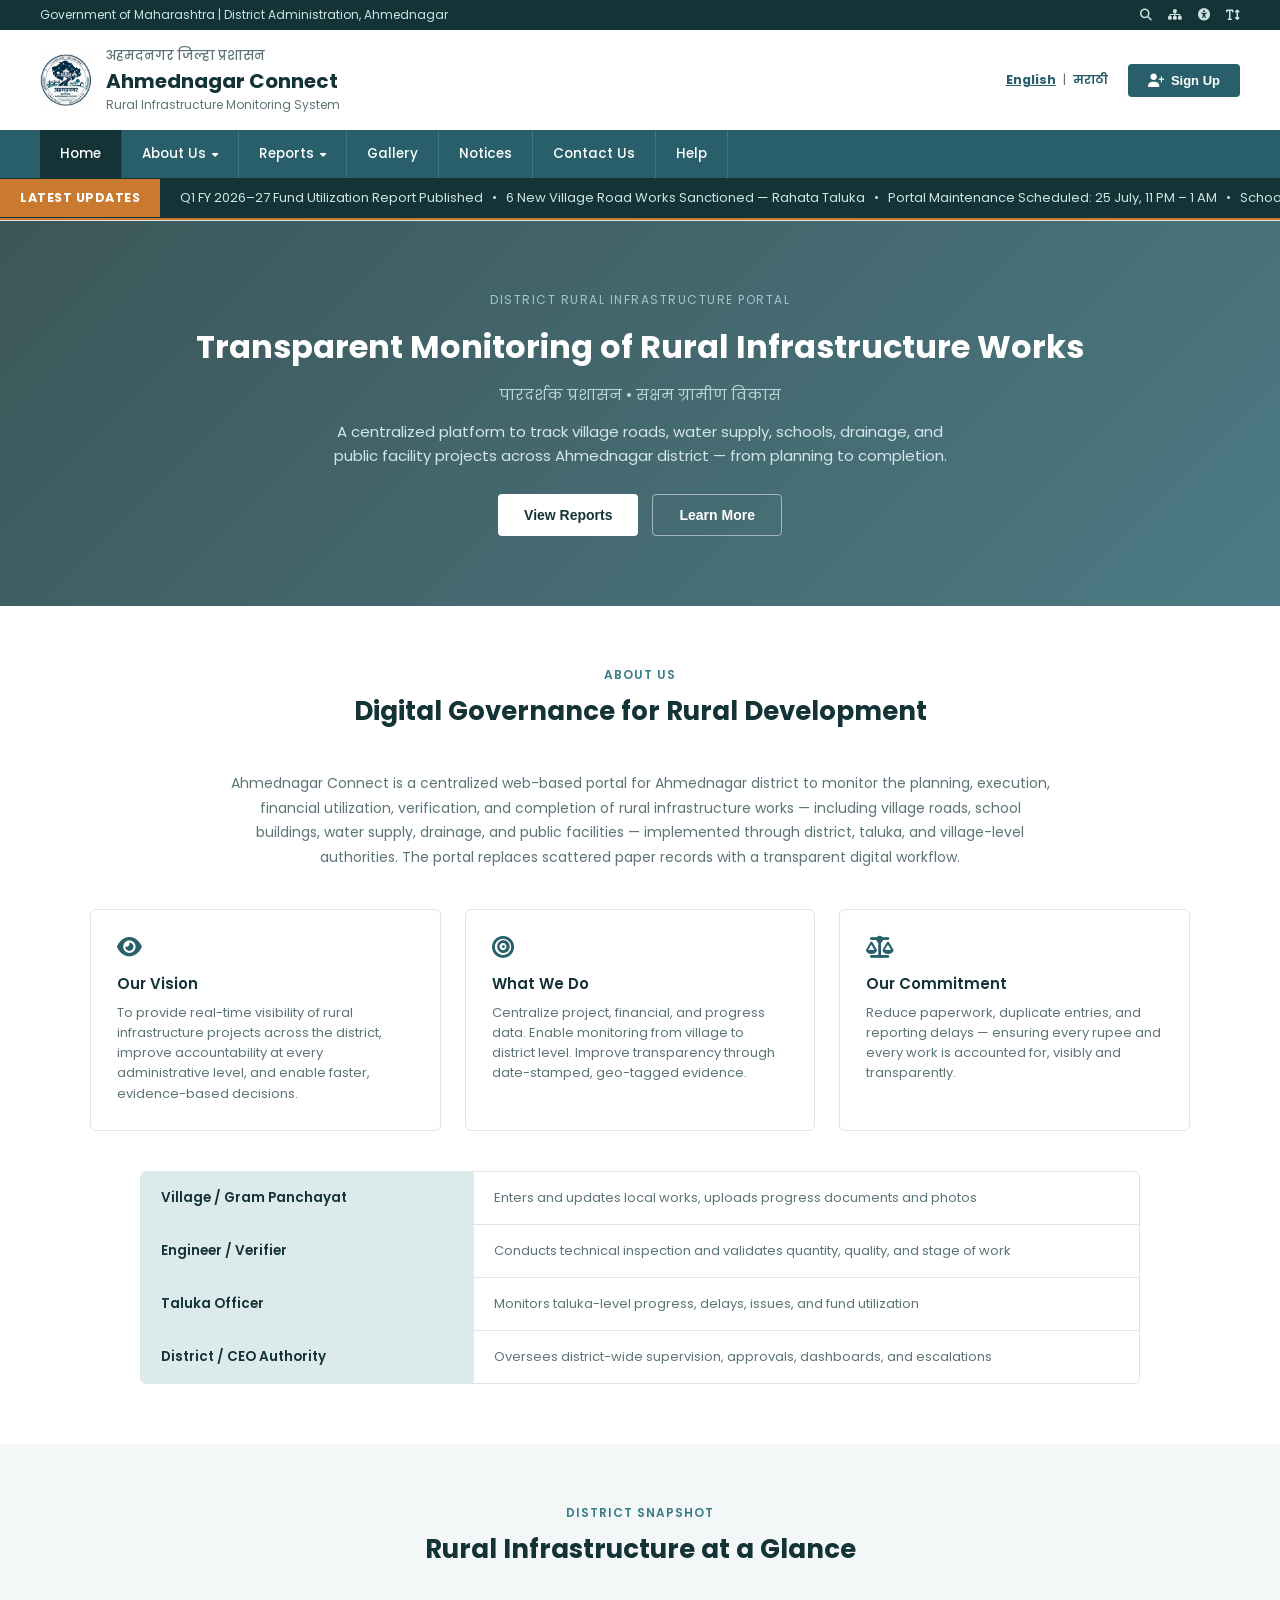
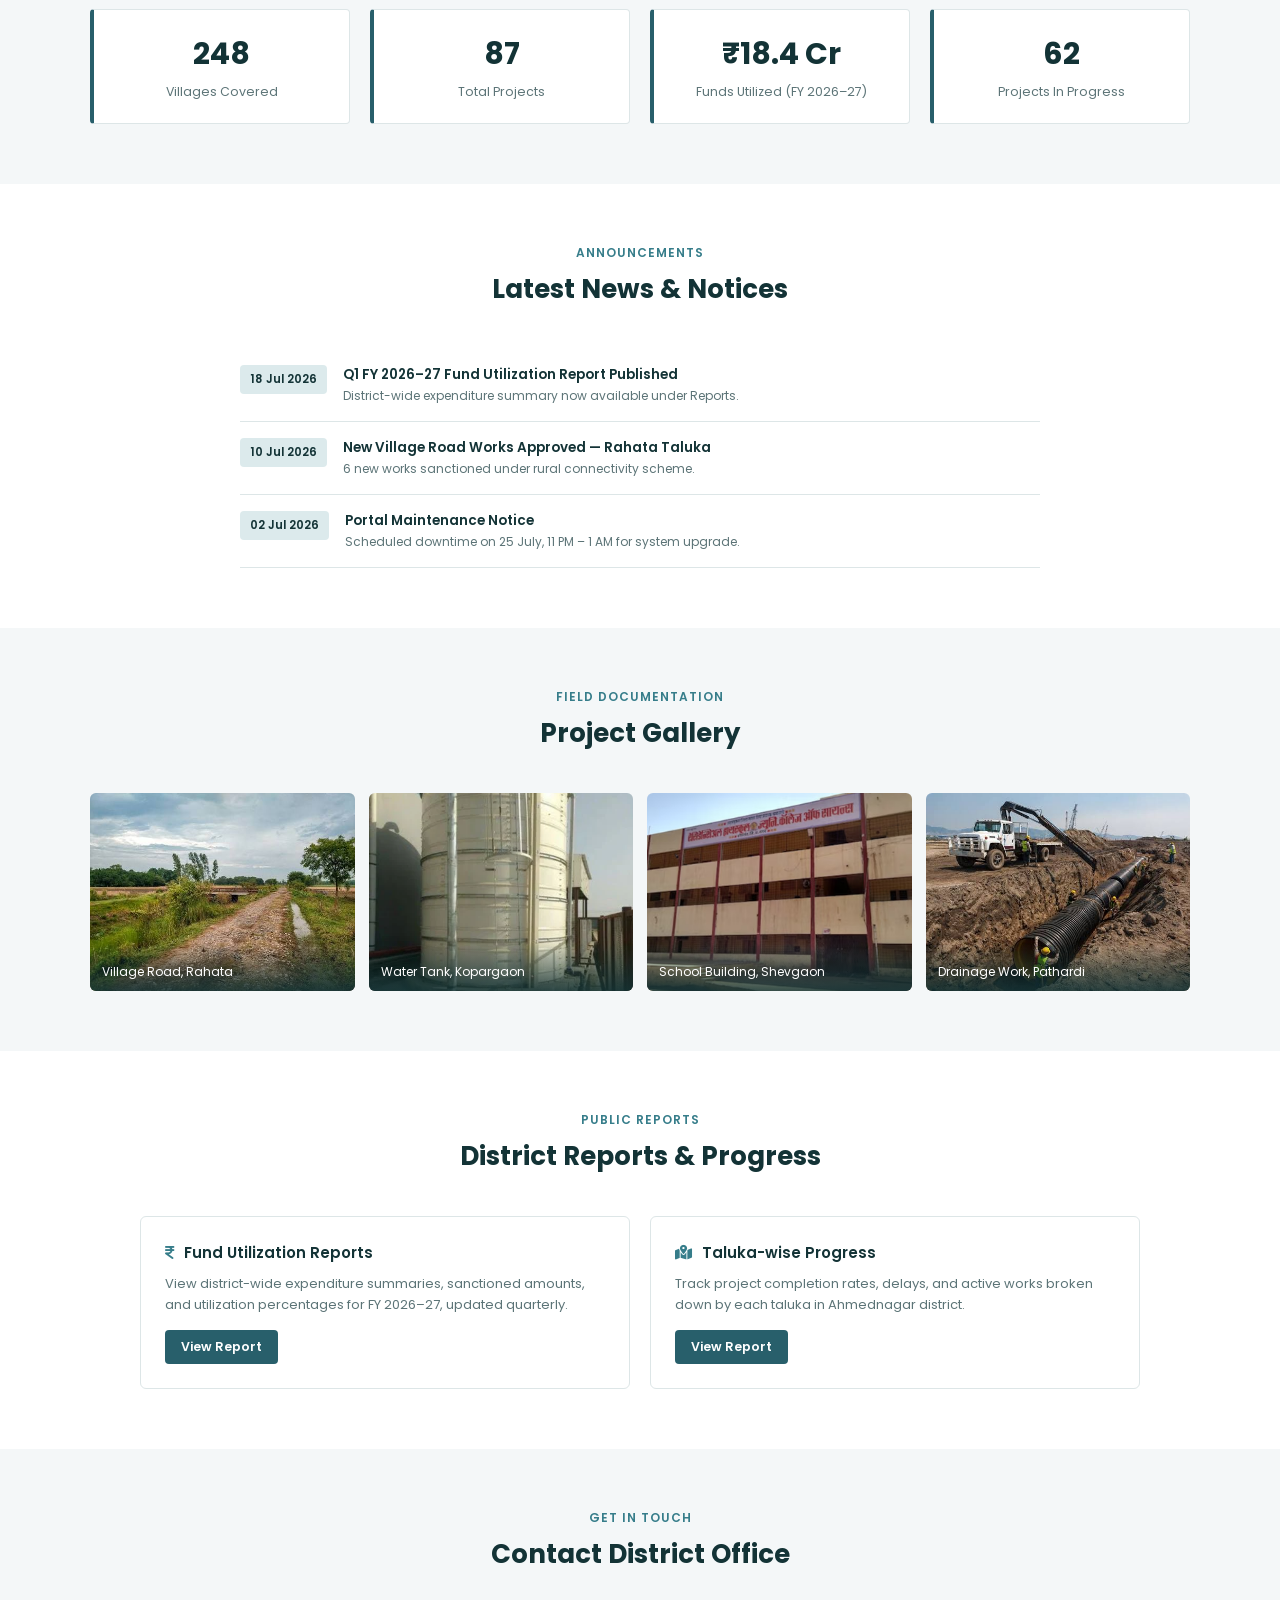
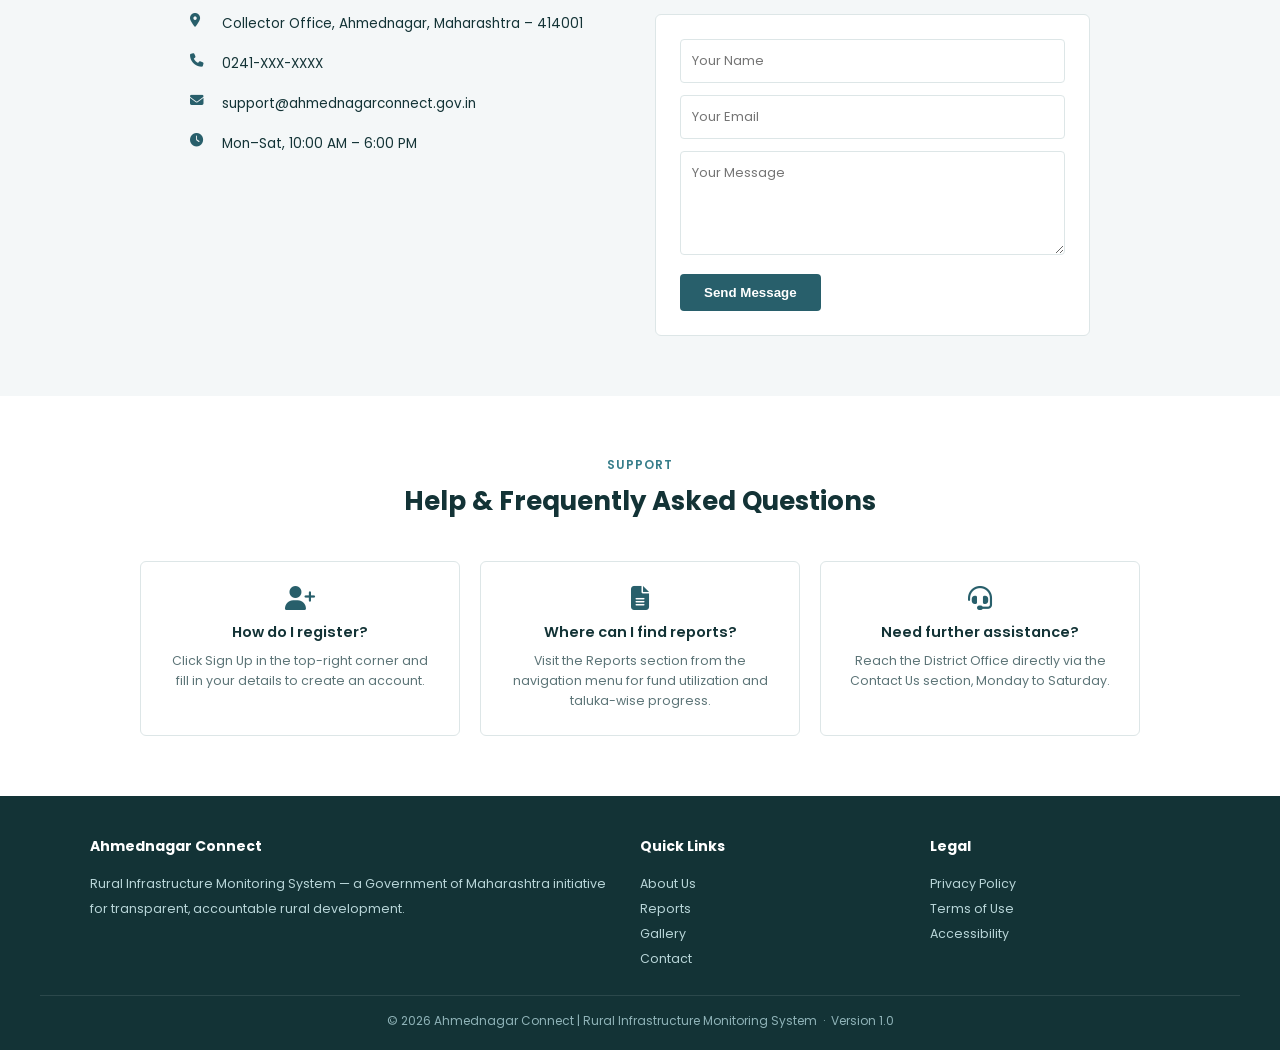
<file: index.html>
<!DOCTYPE html>
<html lang="en">
<head>
<meta charset="UTF-8">
<meta name="viewport" content="width=device-width, initial-scale=1.0">
<title>Ahmednagar Connect | Rural Infrastructure Monitoring System</title>
<link href="https://fonts.googleapis.com/css2?family=Poppins:wght@300;400;500;600;700&display=swap" rel="stylesheet">
<link rel="stylesheet" href="https://cdnjs.cloudflare.com/ajax/libs/font-awesome/6.6.0/css/all.min.css">
<style>

:root{
  --teal-deep:#133336;
  --teal-mid:#285F6B;
  --teal-bright:#367D8A;
  --teal-pale:#DCEAEC;
  --bg:#F4F7F8;
  --paper:#FFFFFF;
  --ink:#133336;
  --muted:#5C7477;
  --line:#DDE6E7;
  --amber:#C97A2E;
}

*{margin:0;padding:0;box-sizing:border-box;}
html{scroll-behavior:smooth;}
body{font-family:'Poppins',sans-serif;color:var(--ink);background:var(--bg);}
a{text-decoration:none;color:inherit;}
ul{list-style:none;}
img{max-width:100%;display:block;}

.gov-strip{
  background:var(--teal-deep);color:#CFE3E5;font-size:12px;
  padding:6px 40px;display:flex;justify-content:space-between;align-items:center;
}
.gov-strip .a11y{display:flex;gap:16px;}
.gov-strip .a11y i{cursor:pointer;}

header{background:var(--paper);border-bottom:1px solid var(--line);}
.header-top{display:flex;align-items:center;justify-content:space-between;padding:16px 40px;}
.brand{display:flex;align-items:center;gap:14px;}
.brand .emblem{width:52px;height:52px;flex-shrink:0;}
.brand .emblem img{width:100%;height:100%;object-fit:contain;}
.brand-text-mr{font-size:13px;color:var(--muted);font-weight:500;}
.brand h1{font-size:20px;font-weight:700;color:var(--teal-deep);}
.brand p{font-size:12px;color:var(--muted);}

.header-actions{display:flex;align-items:center;gap:16px;}
.lang-toggle{font-size:12.5px;color:var(--muted);}
.lang-toggle span{color:var(--teal-mid);font-weight:600;cursor:pointer;padding:2px 4px;}
.lang-toggle span.active-lang{font-weight:700;text-decoration:underline;}

.btn-signup{
  background:var(--teal-mid);color:#fff;padding:9px 20px;border-radius:4px;
  font-size:13px;font-weight:600;border:none;cursor:pointer;
}
.btn-signup:hover{background:var(--teal-deep);}

/* ===== NAVBAR ===== */
.navbar{background:var(--teal-mid);position:relative;z-index:200;}
.navbar ul{display:flex;padding:0 40px;}
.navbar > ul > li{position:relative;}
.navbar li a{
  display:flex;align-items:center;gap:6px;padding:14px 20px;
  color:#fff;font-size:13.5px;font-weight:500;
  border-right:1px solid rgba(255,255,255,.12);cursor:pointer;
}
.navbar li a:hover{background:var(--teal-deep);}
.navbar li.active a{background:var(--teal-deep);}

/* ===== DROPDOWN (single definition, click-based, no overlap) ===== */
.dropdown{
  display:none;
  background:var(--teal-deep);
  border-top:1px solid rgba(255,255,255,.15);
}
.dropdown.show{display:flex;}
.dropdown li a{
  color:#fff;
  padding:12px 20px;
  font-size:13px;
  font-weight:400;
  border-right:1px solid rgba(255,255,255,.12);
}
.dropdown li a:hover{background:var(--teal-mid);}

/* ===== TICKER ===== */
.ticker-bar{background:var(--teal-deep);display:flex;align-items:center;border-bottom:2px solid var(--amber);position:relative;z-index:1;}
.ticker-label{background:var(--amber);color:#fff;font-size:12.5px;font-weight:700;padding:10px 20px;white-space:nowrap;letter-spacing:.5px;}
.ticker-track{overflow:hidden;flex:1;padding:10px 20px;}
.ticker-content{color:#CFE3E5;font-size:13px;white-space:nowrap;animation:scrollTicker 28s linear infinite;}
@keyframes scrollTicker{0%{transform:translateX(100%);}100%{transform:translateX(-100%);}}

.hero{
  background:linear-gradient(135deg, rgba(19,51,54,.82), rgba(40,95,107,.82));
  color:#fff;padding:70px 40px;text-align:center;
}
.hero .eyebrow{font-size:12px;letter-spacing:1.5px;text-transform:uppercase;color:#9FC7CC;margin-bottom:14px;}
.hero h2{font-size:32px;font-weight:700;margin-bottom:12px;}
.hero .marathi-line{font-size:15px;color:#B9D6D9;margin-bottom:14px;}
.hero p{font-size:15px;color:#D3E6E8;max-width:620px;margin:0 auto 26px;line-height:1.6;}
.hero-actions{display:flex;gap:14px;justify-content:center;}
.btn-primary{background:#fff;color:var(--teal-deep);padding:12px 26px;border-radius:4px;font-weight:600;font-size:14px;border:none;cursor:pointer;}
.btn-outline{border:1px solid rgba(255,255,255,.5);color:#fff;padding:12px 26px;border-radius:4px;font-weight:600;font-size:14px;background:none;cursor:pointer;}
.btn-primary:hover{background:var(--teal-pale);}
.btn-outline:hover{background:rgba(255,255,255,.12);}

section{padding:60px 40px;}
.section-head{text-align:center;margin-bottom:40px;}
.section-head .tag{font-size:12px;letter-spacing:1px;text-transform:uppercase;color:var(--teal-bright);font-weight:600;margin-bottom:8px;}
.section-head h3{font-size:26px;font-weight:700;color:var(--teal-deep);}
.section-head p{font-size:13.5px;color:var(--muted);margin-top:8px;max-width:560px;margin-left:auto;margin-right:auto;}

.about{background:var(--paper);}
.about-intro{max-width:820px;margin:0 auto 40px;font-size:14px;color:var(--muted);line-height:1.75;text-align:center;}
.about-grid{display:grid;grid-template-columns:repeat(3,1fr);gap:24px;max-width:1100px;margin:0 auto 40px;}
.about-card{border:1px solid var(--line);padding:26px;border-radius:6px;}
.about-card i{font-size:22px;color:var(--teal-mid);margin-bottom:14px;}
.about-card h4{font-size:15px;font-weight:600;margin-bottom:8px;}
.about-card p{font-size:13px;color:var(--muted);line-height:1.55;}

.admin-structure{max-width:1000px;margin:0 auto;border:1px solid var(--line);border-radius:6px;overflow:hidden;}
.admin-row{display:grid;grid-template-columns:1fr 2fr;border-bottom:1px solid var(--line);}
.admin-row:last-child{border-bottom:none;}
.admin-row .role{background:var(--teal-pale);padding:16px 20px;font-weight:600;font-size:13.5px;color:var(--teal-deep);display:flex;align-items:center;}
.admin-row .desc{padding:16px 20px;font-size:13px;color:var(--muted);display:flex;align-items:center;}

.stats-section{background:var(--bg);}
.stats-grid{display:grid;grid-template-columns:repeat(4,1fr);gap:20px;max-width:1100px;margin:0 auto;}
.stat-box{background:var(--paper);border:1px solid var(--line);border-left:4px solid var(--teal-mid);padding:22px;border-radius:4px;text-align:center;}
.stat-box h2{font-size:30px;font-weight:700;color:var(--teal-deep);}
.stat-box p{font-size:12.5px;color:var(--muted);margin-top:6px;}

.notices{background:var(--paper);}
.notice-list{max-width:800px;margin:0 auto;}
.notice-item{display:flex;gap:16px;padding:16px 0;border-bottom:1px solid var(--line);}
.notice-date{background:var(--teal-pale);color:var(--teal-deep);font-size:11.5px;font-weight:600;padding:6px 10px;border-radius:4px;height:fit-content;white-space:nowrap;}
.notice-text .t{font-size:13.5px;font-weight:600;}
.notice-text .s{font-size:12px;color:var(--muted);margin-top:2px;}

.gallery{background:var(--bg);}
.gallery-grid{display:grid;grid-template-columns:repeat(4,1fr);gap:14px;max-width:1100px;margin:0 auto;}
.gallery-tile{aspect-ratio:4/3;border-radius:6px;overflow:hidden;position:relative;background:var(--teal-pale);}
.gallery-tile img{width:100%;height:100%;object-fit:cover;}
.gallery-caption{position:absolute;bottom:0;left:0;right:0;background:linear-gradient(to top, rgba(19,51,54,.85), transparent);color:#fff;font-size:12px;padding:20px 12px 10px;}

.reports-detail{background:var(--paper);}
.reports-grid{display:grid;grid-template-columns:1fr 1fr;gap:20px;max-width:1000px;margin:0 auto;}
.report-card{border:1px solid var(--line);border-radius:6px;padding:24px;}
.report-card h4{font-size:15px;font-weight:600;color:var(--teal-deep);margin-bottom:10px;display:flex;align-items:center;gap:10px;}
.report-card h4 i{color:var(--teal-bright);}
.report-card p{font-size:13px;color:var(--muted);line-height:1.6;margin-bottom:14px;}
.report-card a.btn-small{
  display:inline-block;background:var(--teal-mid);color:#fff;padding:8px 16px;
  border-radius:4px;font-size:12.5px;font-weight:600;
}
.report-card a.btn-small:hover{background:var(--teal-deep);}

.contact{background:var(--bg);}
.contact-grid{display:grid;grid-template-columns:1fr 1fr;gap:30px;max-width:900px;margin:0 auto;}
.contact-info div{display:flex;gap:12px;margin-bottom:20px;font-size:13.5px;}
.contact-info i{color:var(--teal-mid);width:20px;}
.contact-form{background:var(--paper);padding:24px;border-radius:6px;border:1px solid var(--line);}
.contact-form input, .contact-form textarea{width:100%;padding:11px;border:1px solid var(--line);border-radius:4px;margin-bottom:12px;font-family:'Poppins';font-size:13px;}
.contact-form button{background:var(--teal-mid);color:#fff;border:none;padding:11px 24px;border-radius:4px;font-weight:600;cursor:pointer;}
.contact-form button:hover{background:var(--teal-deep);}

.help-section{background:var(--paper);}
.help-grid{display:grid;grid-template-columns:repeat(3,1fr);gap:20px;max-width:1000px;margin:0 auto;}
.help-card{border:1px solid var(--line);border-radius:6px;padding:24px;text-align:center;}
.help-card i{font-size:24px;color:var(--teal-mid);margin-bottom:12px;}
.help-card h4{font-size:14.5px;font-weight:600;margin-bottom:8px;}
.help-card p{font-size:12.5px;color:var(--muted);line-height:1.6;}

footer{background:var(--teal-deep);color:#B9D6D9;padding:40px 40px 20px;}
.footer-grid{display:grid;grid-template-columns:2fr 1fr 1fr;gap:30px;max-width:1100px;margin:0 auto 24px;}
.footer-grid h4{color:#fff;font-size:14px;margin-bottom:14px;}
.footer-grid p, .footer-grid a{font-size:12.5px;line-height:2;display:block;color:#B9D6D9;}
.footer-bottom{border-top:1px solid rgba(255,255,255,.1);padding-top:16px;text-align:center;font-size:12px;color:#8FB3B8;}

@media(max-width:900px){
  .about-grid,.stats-grid,.reports-grid,.help-grid{grid-template-columns:repeat(2,1fr);}
  .gallery-grid{grid-template-columns:repeat(2,1fr);}
  .contact-grid{grid-template-columns:1fr;}
  .footer-grid{grid-template-columns:1fr;}
  .navbar ul{flex-wrap:wrap;}
  .admin-row{grid-template-columns:1fr;}
}
@media(max-width:600px){
  .header-top{flex-direction:column;gap:12px;text-align:center;}
  .gov-strip{flex-direction:column;gap:6px;text-align:center;}
  .hero h2{font-size:24px;}
  .about-grid,.stats-grid,.gallery-grid,.reports-grid,.help-grid{grid-template-columns:1fr;}
  .ticker-label{display:none;}
}

</style>
</head>
<body>

<div class="gov-strip">
  <span data-en="Government of Maharashtra | District Administration, Ahmednagar" data-mr="महाराष्ट्र शासन | जिल्हा प्रशासन, अहमदनगर">Government of Maharashtra | District Administration, Ahmednagar</span>
  <div class="a11y">
    <i class="fa-solid fa-magnifying-glass"></i>
    <i class="fa-solid fa-sitemap"></i>
    <i class="fa-solid fa-universal-access"></i>
    <i class="fa-solid fa-text-height"></i>
  </div>
</div>

<header>
  <div class="header-top">
    <a href="#home" class="brand">
      <div class="emblem"><img src="assets/logo.png.jpeg" alt="Ahmednagar Connect Logo"></div>
      <div>
        <div class="brand-text-mr">अहमदनगर जिल्हा प्रशासन</div>
        <h1>Ahmednagar Connect</h1>
        <p data-en="Rural Infrastructure Monitoring System" data-mr="ग्रामीण पायाभूत सुविधा सनियंत्रण प्रणाली">Rural Infrastructure Monitoring System</p>
      </div>
    </a>
    <div class="header-actions">
      <div class="lang-toggle">
        <span id="lang-en" class="active-lang" onclick="setLang('en')">English</span> |
        <span id="lang-mr" onclick="setLang('mr')">मराठी</span>
      </div>
      <a href="register.html"><button class="btn-signup"><i class="fa-solid fa-user-plus"></i>&nbsp; <span data-en="Sign Up" data-mr="नोंदणी करा">Sign Up</span></button></a>
    </div>
  </div>

  <nav class="navbar">
    <ul>
      <li class="active"><a href="#home" data-en="Home" data-mr="मुख्यपृष्ठ">Home</a></li>
      <li><a href="javascript:void(0)" onclick="toggleDropdown('dropdown-about')"><span data-en="About Us" data-mr="आमच्याबद्दल">About Us</span> <i class="fa-solid fa-caret-down" style="font-size:10px;"></i></a></li>
      <li><a href="javascript:void(0)" onclick="toggleDropdown('dropdown-reports')"><span data-en="Reports" data-mr="अहवाल">Reports</span> <i class="fa-solid fa-caret-down" style="font-size:10px;"></i></a></li>
      <li><a href="#gallery" data-en="Gallery" data-mr="गॅलरी">Gallery</a></li>
      <li><a href="#notices" data-en="Notices" data-mr="सूचना">Notices</a></li>
      <li><a href="#contact" data-en="Contact Us" data-mr="संपर्क करा">Contact Us</a></li>
      <li><a href="#help" data-en="Help" data-mr="मदत">Help</a></li>
    </ul>
  </nav>

  <ul class="dropdown" id="dropdown-about">
    <li><a href="#about-portal" data-en="About the Portal" data-mr="पोर्टलबद्दल">About the Portal</a></li>
    <li><a href="#about-vision" data-en="Vision & Objectives" data-mr="दृष्टी आणि उद्दिष्टे">Vision &amp; Objectives</a></li>
    <li><a href="#about-admin" data-en="District Administration" data-mr="जिल्हा प्रशासन">District Administration</a></li>
  </ul>

  <ul class="dropdown" id="dropdown-reports">
    <li><a href="#report-fund" data-en="Fund Utilization Reports" data-mr="निधी वापर अहवाल">Fund Utilization Reports</a></li>
    <li><a href="#report-taluka" data-en="Taluka-wise Progress" data-mr="तालुकानिहाय प्रगती">Taluka-wise Progress</a></li>
  </ul>
  <div class="ticker-bar">
    <div class="ticker-label" data-en="LATEST UPDATES" data-mr="ताज्या घडामोडी">LATEST UPDATES</div>
    <div class="ticker-track">
      <div class="ticker-content" data-en="Q1 FY 2026–27 Fund Utilization Report Published &nbsp;&nbsp;•&nbsp;&nbsp; 6 New Village Road Works Sanctioned — Rahata Taluka &nbsp;&nbsp;•&nbsp;&nbsp; Portal Maintenance Scheduled: 25 July, 11 PM – 1 AM &nbsp;&nbsp;•&nbsp;&nbsp; School Building Verification Completed — Shevgaon" data-mr="Q1 FY 2026–27 निधी वापर अहवाल प्रकाशित &nbsp;&nbsp;•&nbsp;&nbsp; 6 नवीन गाव रस्ते कामे मंजूर — राहाता तालुका &nbsp;&nbsp;•&nbsp;&nbsp; पोर्टल देखभाल नियोजित: 25 जुलै, रात्री 11 – पहाटे 1 &nbsp;&nbsp;•&nbsp;&nbsp; शाळा इमारत पडताळणी पूर्ण — शेवगाव">
        Q1 FY 2026–27 Fund Utilization Report Published &nbsp;&nbsp;•&nbsp;&nbsp;
        6 New Village Road Works Sanctioned — Rahata Taluka &nbsp;&nbsp;•&nbsp;&nbsp;
        Portal Maintenance Scheduled: 25 July, 11 PM – 1 AM &nbsp;&nbsp;•&nbsp;&nbsp;
        School Building Verification Completed — Shevgaon
      </div>
    </div>
  </div>
</header>

<section class="hero" id="home">
  <div class="eyebrow" data-en="District Rural Infrastructure Portal" data-mr="जिल्हा ग्रामीण पायाभूत सुविधा पोर्टल">District Rural Infrastructure Portal</div>
  <h2 data-en="Transparent Monitoring of Rural Infrastructure Works" data-mr="ग्रामीण पायाभूत सुविधा कामांचे पारदर्शक सनियंत्रण">Transparent Monitoring of Rural Infrastructure Works</h2>
  <div class="marathi-line">पारदर्शक प्रशासन • सक्षम ग्रामीण विकास</div>
  <p data-en="A centralized platform to track village roads, water supply, schools, drainage, and public facility projects across Ahmednagar district — from planning to completion." data-mr="अहमदनगर जिल्ह्यातील गाव रस्ते, पाणीपुरवठा, शाळा, नाले आणि सार्वजनिक सुविधा प्रकल्पांचा मागोवा घेण्यासाठी एक केंद्रीकृत व्यासपीठ — नियोजनापासून पूर्णत्वापर्यंत.">A centralized platform to track village roads, water supply, schools, drainage, and public facility projects across Ahmednagar district — from planning to completion.</p>
  <div class="hero-actions">
    <button class="btn-primary" onclick="document.getElementById('report-fund').scrollIntoView()" data-en="View Reports" data-mr="अहवाल पहा">View Reports</button>
    <button class="btn-outline" onclick="document.getElementById('about-portal').scrollIntoView()" data-en="Learn More" data-mr="अधिक जाणून घ्या">Learn More</button>
  </div>
</section>

<section class="about" id="about">
  <div class="section-head">
    <div class="tag" data-en="About Us" data-mr="आमच्याबद्दल">About Us</div>
    <h3 data-en="Digital Governance for Rural Development" data-mr="ग्रामीण विकासासाठी डिजिटल प्रशासन">Digital Governance for Rural Development</h3>
  </div>

  <p class="about-intro" id="about-portal" data-en="Ahmednagar Connect is a centralized web-based portal for Ahmednagar district to monitor the planning, execution, financial utilization, verification, and completion of rural infrastructure works — including village roads, school buildings, water supply, drainage, and public facilities — implemented through district, taluka, and village-level authorities. The portal replaces scattered paper records with a transparent digital workflow." data-mr="अहमदनगर कनेक्ट हे अहमदनगर जिल्ह्यासाठी एक केंद्रीकृत वेब-आधारित पोर्टल आहे जे ग्रामीण पायाभूत सुविधा कामांचे नियोजन, अंमलबजावणी, आर्थिक वापर, पडताळणी आणि पूर्णत्व यांचे सनियंत्रण करते — यामध्ये गाव रस्ते, शाळा इमारती, पाणीपुरवठा, नाले आणि सार्वजनिक सुविधांचा समावेश आहे — जिल्हा, तालुका आणि गाव पातळीवरील प्राधिकरणांमार्फत राबवले जाते. हे पोर्टल विखुरलेल्या कागदी नोंदींच्या जागी एक पारदर्शक डिजिटल कार्यप्रणाली आणते.">
    Ahmednagar Connect is a centralized web-based portal for Ahmednagar district to monitor the planning, execution, financial utilization, verification, and completion of rural infrastructure works — including village roads, school buildings, water supply, drainage, and public facilities — implemented through district, taluka, and village-level authorities. The portal replaces scattered paper records with a transparent digital workflow.
  </p>

  <div class="about-grid" id="about-vision">
    <div class="about-card">
      <i class="fa-solid fa-eye"></i>
      <h4 data-en="Our Vision" data-mr="आमची दृष्टी">Our Vision</h4>
      <p data-en="To provide real-time visibility of rural infrastructure projects across the district, improve accountability at every administrative level, and enable faster, evidence-based decisions." data-mr="जिल्ह्यातील ग्रामीण पायाभूत सुविधा प्रकल्पांची रिअल-टाइम दृश्यमानता प्रदान करणे, प्रत्येक प्रशासकीय स्तरावर उत्तरदायित्व सुधारणे आणि जलद, पुराव्यावर आधारित निर्णय घेण्यास सक्षम करणे.">To provide real-time visibility of rural infrastructure projects across the district, improve accountability at every administrative level, and enable faster, evidence-based decisions.</p>
    </div>
    <div class="about-card">
      <i class="fa-solid fa-bullseye"></i>
      <h4 data-en="What We Do" data-mr="आम्ही काय करतो">What We Do</h4>
      <p data-en="Centralize project, financial, and progress data. Enable monitoring from village to district level. Improve transparency through date-stamped, geo-tagged evidence." data-mr="प्रकल्प, आर्थिक आणि प्रगती डेटा केंद्रीकृत करणे. गाव ते जिल्हा स्तरापर्यंत सनियंत्रण सक्षम करणे. तारीख-नोंदित, भौगोलिक-टॅग केलेल्या पुराव्याद्वारे पारदर्शकता सुधारणे.">Centralize project, financial, and progress data. Enable monitoring from village to district level. Improve transparency through date-stamped, geo-tagged evidence.</p>
    </div>
    <div class="about-card">
      <i class="fa-solid fa-scale-balanced"></i>
      <h4 data-en="Our Commitment" data-mr="आमची बांधिलकी">Our Commitment</h4>
      <p data-en="Reduce paperwork, duplicate entries, and reporting delays — ensuring every rupee and every work is accounted for, visibly and transparently." data-mr="कागदपत्रे, डुप्लिकेट नोंदी आणि अहवाल विलंब कमी करणे — प्रत्येक रुपया आणि प्रत्येक काम दृश्यमान आणि पारदर्शकपणे हिशेबात असल्याची खात्री करणे.">Reduce paperwork, duplicate entries, and reporting delays — ensuring every rupee and every work is accounted for, visibly and transparently.</p>
    </div>
  </div>

  <div class="admin-structure" id="about-admin">
    <div class="admin-row">
      <div class="role" data-en="Village / Gram Panchayat" data-mr="गाव / ग्रामपंचायत">Village / Gram Panchayat</div>
      <div class="desc" data-en="Enters and updates local works, uploads progress documents and photos" data-mr="स्थानिक कामे नोंदवते आणि अद्ययावत करते, प्रगती कागदपत्रे आणि छायाचित्रे अपलोड करते">Enters and updates local works, uploads progress documents and photos</div>
    </div>
    <div class="admin-row">
      <div class="role" data-en="Engineer / Verifier" data-mr="अभियंता / पडताळणीकर्ता">Engineer / Verifier</div>
      <div class="desc" data-en="Conducts technical inspection and validates quantity, quality, and stage of work" data-mr="तांत्रिक तपासणी करतो आणि कामाचे प्रमाण, गुणवत्ता आणि टप्पा प्रमाणित करतो">Conducts technical inspection and validates quantity, quality, and stage of work</div>
    </div>
    <div class="admin-row">
      <div class="role" data-en="Taluka Officer" data-mr="तालुका अधिकारी">Taluka Officer</div>
      <div class="desc" data-en="Monitors taluka-level progress, delays, issues, and fund utilization" data-mr="तालुका पातळीवरील प्रगती, विलंब, समस्या आणि निधी वापराचे सनियंत्रण करतो">Monitors taluka-level progress, delays, issues, and fund utilization</div>
    </div>
    <div class="admin-row">
      <div class="role" data-en="District / CEO Authority" data-mr="जिल्हा / मुख्य कार्यकारी अधिकारी">District / CEO Authority</div>
      <div class="desc" data-en="Oversees district-wide supervision, approvals, dashboards, and escalations" data-mr="जिल्हास्तरीय पर्यवेक्षण, मंजुरी, डॅशबोर्ड आणि तक्रार निवारणाचे निरीक्षण करतो">Oversees district-wide supervision, approvals, dashboards, and escalations</div>
    </div>
  </div>
</section>

<section class="stats-section">
  <div class="section-head">
    <div class="tag" data-en="District Snapshot" data-mr="जिल्हा आढावा">District Snapshot</div>
    <h3 data-en="Rural Infrastructure at a Glance" data-mr="एका दृष्टीक्षेपात ग्रामीण पायाभूत सुविधा">Rural Infrastructure at a Glance</h3>
  </div>
  <div class="stats-grid">
    <div class="stat-box"><h2>248</h2><p data-en="Villages Covered" data-mr="समाविष्ट गावे">Villages Covered</p></div>
    <div class="stat-box"><h2>87</h2><p data-en="Total Projects" data-mr="एकूण प्रकल्प">Total Projects</p></div>
    <div class="stat-box"><h2>₹18.4 Cr</h2><p data-en="Funds Utilized (FY 2026–27)" data-mr="वापरलेला निधी (आर्थिक वर्ष 2026–27)">Funds Utilized (FY 2026–27)</p></div>
    <div class="stat-box"><h2>62</h2><p data-en="Projects In Progress" data-mr="सुरू असलेले प्रकल्प">Projects In Progress</p></div>
  </div>
</section>

<section class="notices" id="notices">
  <div class="section-head">
    <div class="tag" data-en="Announcements" data-mr="घोषणा">Announcements</div>
    <h3 data-en="Latest News & Notices" data-mr="ताज्या बातम्या आणि सूचना">Latest News &amp; Notices</h3>
  </div>
  <div class="notice-list">
    <div class="notice-item">
      <div class="notice-date">18 Jul 2026</div>
      <div class="notice-text">
        <div class="t" data-en="Q1 FY 2026–27 Fund Utilization Report Published" data-mr="Q1 FY 2026–27 निधी वापर अहवाल प्रकाशित">Q1 FY 2026–27 Fund Utilization Report Published</div>
        <div class="s" data-en="District-wide expenditure summary now available under Reports." data-mr="जिल्हास्तरीय खर्चाचा सारांश आता अहवाल विभागात उपलब्ध आहे.">District-wide expenditure summary now available under Reports.</div>
      </div>
    </div>
    <div class="notice-item">
      <div class="notice-date">10 Jul 2026</div>
      <div class="notice-text">
        <div class="t" data-en="New Village Road Works Approved — Rahata Taluka" data-mr="नवीन गाव रस्ते कामे मंजूर — राहाता तालुका">New Village Road Works Approved — Rahata Taluka</div>
        <div class="s" data-en="6 new works sanctioned under rural connectivity scheme." data-mr="ग्रामीण जोडणी योजनेअंतर्गत 6 नवीन कामे मंजूर.">6 new works sanctioned under rural connectivity scheme.</div>
      </div>
    </div>
    <div class="notice-item">
      <div class="notice-date">02 Jul 2026</div>
      <div class="notice-text">
        <div class="t" data-en="Portal Maintenance Notice" data-mr="पोर्टल देखभाल सूचना">Portal Maintenance Notice</div>
        <div class="s" data-en="Scheduled downtime on 25 July, 11 PM – 1 AM for system upgrade." data-mr="प्रणाली अद्ययावतीकरणासाठी 25 जुलै, रात्री 11 – पहाटे 1 दरम्यान नियोजित बंद.">Scheduled downtime on 25 July, 11 PM – 1 AM for system upgrade.</div>
      </div>
    </div>
  </div>
</section>

<section class="gallery" id="gallery">
  <div class="section-head">
    <div class="tag" data-en="Field Documentation" data-mr="क्षेत्रीय दस्तऐवजीकरण">Field Documentation</div>
    <h3 data-en="Project Gallery" data-mr="प्रकल्प गॅलरी">Project Gallery</h3>
  </div>
  <div class="gallery-grid">
    <div class="gallery-tile">
      <img src="assets/VILLAGE ROAD.jpg" alt="Village Road, Rahata">
      <div class="gallery-caption">Village Road, Rahata</div>
    </div>
    <div class="gallery-tile">
      <img src="assets/WATER TANK.webp" alt="Water Tank, Kopargaon">
      <div class="gallery-caption">Water Tank, Kopargaon</div>
    </div>
    <div class="gallery-tile">
      <img src="assets/SCHOOL BLD.avif" alt="School Building, Shevgaon">
      <div class="gallery-caption">School Building, Shevgaon</div>
    </div>
    <div class="gallery-tile">
      <img src="assets/DRAINAGE.jpg" alt="Drainage Work, Pathardi">
      <div class="gallery-caption">Drainage Work, Pathardi</div>
    </div>
  </div>
</section>

<section class="reports-detail" id="reports">
  <div class="section-head">
    <div class="tag" data-en="Public Reports" data-mr="सार्वजनिक अहवाल">Public Reports</div>
    <h3 data-en="District Reports & Progress" data-mr="जिल्हा अहवाल आणि प्रगती">District Reports &amp; Progress</h3>
  </div>
  <div class="reports-grid">
    <div class="report-card" id="report-fund">
      <h4><i class="fa-solid fa-indian-rupee-sign"></i> <span data-en="Fund Utilization Reports" data-mr="निधी वापर अहवाल">Fund Utilization Reports</span></h4>
      <p data-en="View district-wide expenditure summaries, sanctioned amounts, and utilization percentages for FY 2026–27, updated quarterly." data-mr="आर्थिक वर्ष 2026–27 साठी जिल्हास्तरीय खर्चाचा सारांश, मंजूर रक्कम आणि वापर टक्केवारी पहा, त्रैमासिक अद्ययावत केली जाते.">View district-wide expenditure summaries, sanctioned amounts, and utilization percentages for FY 2026–27, updated quarterly.</p>
      <a href="#" class="btn-small" onclick="alert('Fund Utilization Report PDF will be linked here by the reports team.'); return false;" data-en="View Report" data-mr="अहवाल पहा">View Report</a>
    </div>
    <div class="report-card" id="report-taluka">
      <h4><i class="fa-solid fa-map-location-dot"></i> <span data-en="Taluka-wise Progress" data-mr="तालुकानिहाय प्रगती">Taluka-wise Progress</span></h4>
      <p data-en="Track project completion rates, delays, and active works broken down by each taluka in Ahmednagar district." data-mr="अहमदनगर जिल्ह्यातील प्रत्येक तालुक्यानुसार प्रकल्प पूर्णता दर, विलंब आणि सक्रिय कामांचा मागोवा घ्या.">Track project completion rates, delays, and active works broken down by each taluka in Ahmednagar district.</p>
      <a href="#" class="btn-small" onclick="alert('Taluka-wise Progress Report will be linked here by the reports team.'); return false;" data-en="View Report" data-mr="अहवाल पहा">View Report</a>
    </div>
  </div>
</section>

<section class="contact" id="contact">
  <div class="section-head">
    <div class="tag" data-en="Get in Touch" data-mr="संपर्कात रहा">Get in Touch</div>
    <h3 data-en="Contact District Office" data-mr="जिल्हा कार्यालयाशी संपर्क साधा">Contact District Office</h3>
  </div>
  <div class="contact-grid">
    <div class="contact-info">
      <div><i class="fa-solid fa-location-dot"></i> <span data-en="Collector Office, Ahmednagar, Maharashtra – 414001" data-mr="जिल्हाधिकारी कार्यालय, अहमदनगर, महाराष्ट्र – 414001">Collector Office, Ahmednagar, Maharashtra – 414001</span></div>
      <div><i class="fa-solid fa-phone"></i> 0241-XXX-XXXX</div>
      <div><i class="fa-solid fa-envelope"></i> support@ahmednagarconnect.gov.in</div>
      <div><i class="fa-solid fa-clock"></i> <span data-en="Mon–Sat, 10:00 AM – 6:00 PM" data-mr="सोम–शनि, सकाळी 10:00 – सायंकाळी 6:00">Mon–Sat, 10:00 AM – 6:00 PM</span></div>
    </div>
    <form class="contact-form" onsubmit="alert('Message form is a frontend demo — backend not connected yet.'); return false;">
      <input type="text" data-en-ph="Your Name" data-mr-ph="तुमचे नाव" placeholder="Your Name">
      <input type="email" data-en-ph="Your Email" data-mr-ph="तुमचा ईमेल" placeholder="Your Email">
      <textarea rows="4" data-en-ph="Your Message" data-mr-ph="तुमचा संदेश" placeholder="Your Message"></textarea>
      <button type="submit" data-en="Send Message" data-mr="संदेश पाठवा">Send Message</button>
    </form>
  </div>
</section>

<section class="help-section" id="help">
  <div class="section-head">
    <div class="tag" data-en="Support" data-mr="सहाय्य">Support</div>
    <h3 data-en="Help & Frequently Asked Questions" data-mr="मदत आणि वारंवार विचारले जाणारे प्रश्न">Help &amp; Frequently Asked Questions</h3>
  </div>
  <div class="help-grid">
    <div class="help-card">
      <i class="fa-solid fa-user-plus"></i>
      <h4 data-en="How do I register?" data-mr="मी नोंदणी कशी करू?">How do I register?</h4>
      <p data-en="Click Sign Up in the top-right corner and fill in your details to create an account." data-mr="वरच्या उजव्या कोपऱ्यातील साइन अप वर क्लिक करा आणि खाते तयार करण्यासाठी तुमचे तपशील भरा.">Click Sign Up in the top-right corner and fill in your details to create an account.</p>
    </div>
    <div class="help-card">
      <i class="fa-solid fa-file-lines"></i>
      <h4 data-en="Where can I find reports?" data-mr="मला अहवाल कुठे मिळतील?">Where can I find reports?</h4>
      <p data-en="Visit the Reports section from the navigation menu for fund utilization and taluka-wise progress." data-mr="निधी वापर आणि तालुकानिहाय प्रगतीसाठी नेव्हिगेशन मेनूमधील अहवाल विभागाला भेट द्या.">Visit the Reports section from the navigation menu for fund utilization and taluka-wise progress.</p>
    </div>
    <div class="help-card">
      <i class="fa-solid fa-headset"></i>
      <h4 data-en="Need further assistance?" data-mr="अधिक मदत हवी आहे?">Need further assistance?</h4>
      <p data-en="Reach the District Office directly via the Contact Us section, Monday to Saturday." data-mr="सोमवार ते शनिवार दरम्यान संपर्क विभागाद्वारे थेट जिल्हा कार्यालयाशी संपर्क साधा.">Reach the District Office directly via the Contact Us section, Monday to Saturday.</p>
    </div>
  </div>
</section>

<footer>
  <div class="footer-grid">
    <div>
      <h4>Ahmednagar Connect</h4>
      <p data-en="Rural Infrastructure Monitoring System — a Government of Maharashtra initiative for transparent, accountable rural development." data-mr="ग्रामीण पायाभूत सुविधा सनियंत्रण प्रणाली — पारदर्शक, उत्तरदायी ग्रामीण विकासासाठी महाराष्ट्र शासनाचा उपक्रम.">Rural Infrastructure Monitoring System — a Government of Maharashtra initiative for transparent, accountable rural development.</p>
    </div>
    <div>
      <h4 data-en="Quick Links" data-mr="द्रुत दुवे">Quick Links</h4>
      <a href="#about-portal" data-en="About Us" data-mr="आमच्याबद्दल">About Us</a>
      <a href="#reports" data-en="Reports" data-mr="अहवाल">Reports</a>
      <a href="#gallery" data-en="Gallery" data-mr="गॅलरी">Gallery</a>
      <a href="#contact" data-en="Contact" data-mr="संपर्क">Contact</a>
    </div>
    <div>
      <h4 data-en="Legal" data-mr="कायदेशीर">Legal</h4>
      <a href="#" data-en="Privacy Policy" data-mr="गोपनीयता धोरण">Privacy Policy</a>
      <a href="#" data-en="Terms of Use" data-mr="वापर अटी">Terms of Use</a>
      <a href="#" data-en="Accessibility" data-mr="प्रवेशयोग्यता">Accessibility</a>
    </div>
  </div>
  <div class="footer-bottom">
    © 2026 Ahmednagar Connect | Rural Infrastructure Monitoring System &nbsp;·&nbsp; <span data-en="Version 1.0" data-mr="आवृत्ती 1.0">Version 1.0</span>
  </div>
</footer>

<script>
function toggleDropdown(id) {
  const dropdown = document.getElementById(id);
  const isOpen = dropdown.classList.contains('show');
  document.querySelectorAll('.dropdown.show').forEach(d => d.classList.remove('show'));
  if (!isOpen) dropdown.classList.add('show');
}
document.addEventListener('click', function(e) {
  if (!e.target.closest('.navbar') && !e.target.closest('.dropdown')) {
    document.querySelectorAll('.dropdown.show').forEach(d => d.classList.remove('show'));
  }
});
// ===== Language toggle (EN / MR) =====
function setLang(lang) {
  document.querySelectorAll('[data-en]').forEach(el => {
    const text = lang === 'mr' ? el.getAttribute('data-mr') : el.getAttribute('data-en');
    if (text !== null) el.textContent = text;
  });
  document.querySelectorAll('[data-en-ph]').forEach(el => {
    const ph = lang === 'mr' ? el.getAttribute('data-mr-ph') : el.getAttribute('data-en-ph');
    if (ph !== null) el.setAttribute('placeholder', ph);
  });
  document.getElementById('lang-en').classList.toggle('active-lang', lang === 'en');
  document.getElementById('lang-mr').classList.toggle('active-lang', lang === 'mr');
  document.documentElement.setAttribute('lang', lang);
}
</script>

</body>
</html>
</file>
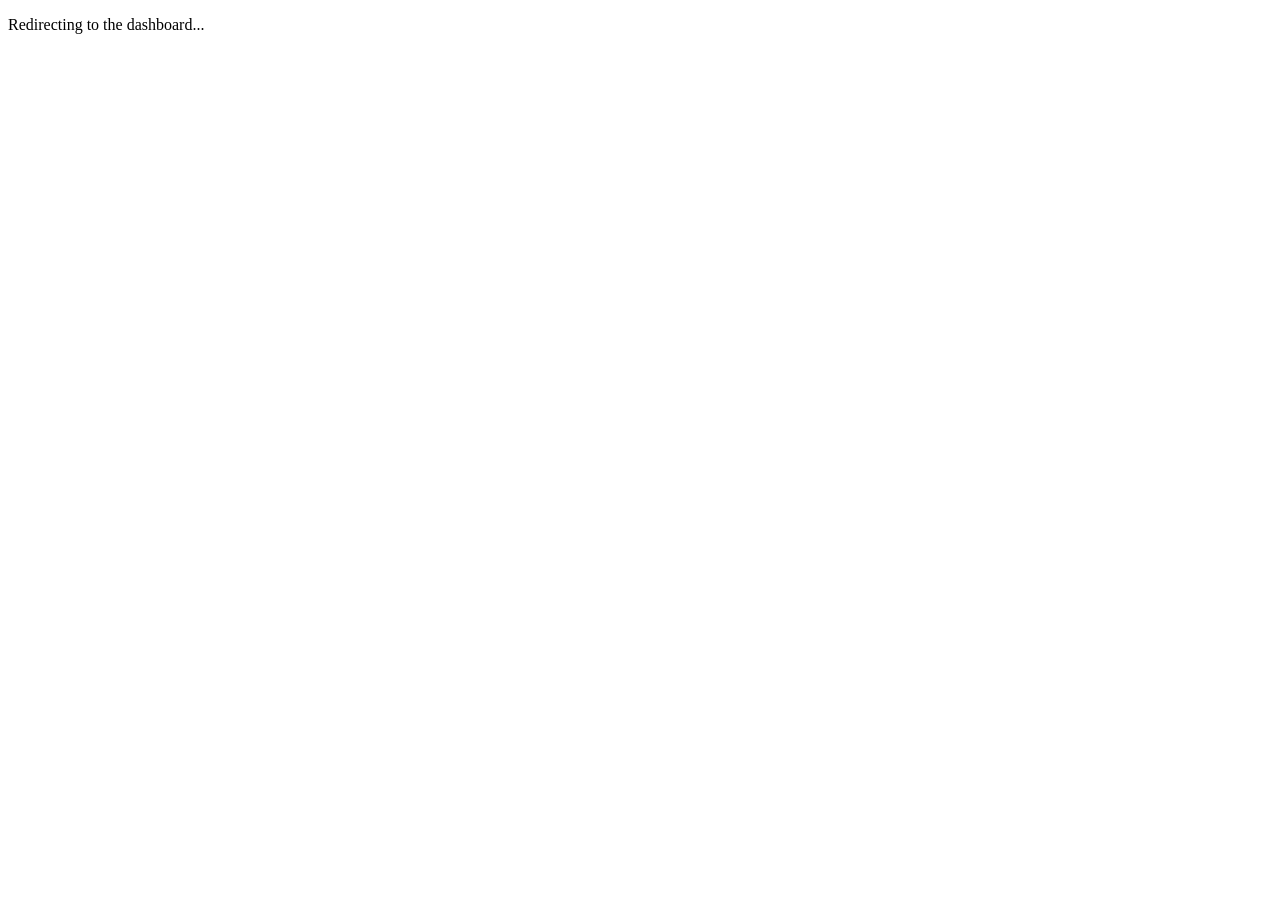
<file: back up/index.html>
<!DOCTYPE html>
<html lang="en">
<head>
  <meta charset="UTF-8" />
  <meta http-equiv="refresh" content="0; url=site/dashboard.php" />
  <title>Redirecting...</title>
</head>
<body>
  <p>Redirecting to the dashboard...</p>
</body>
</html>
</file>
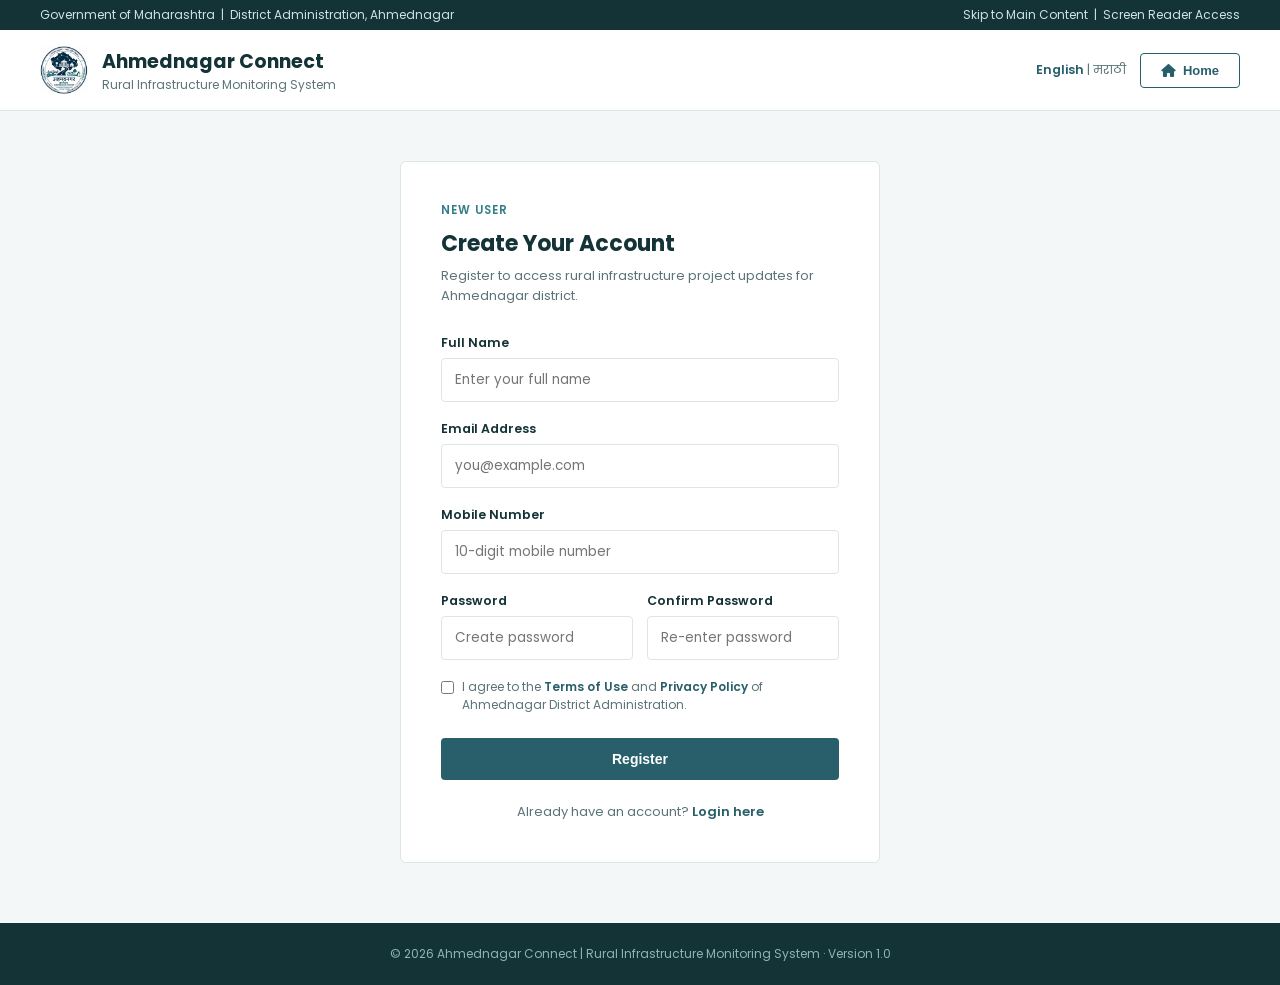
<file: register.html>
<!DOCTYPE html>
<html lang="en">
<head>
<meta charset="UTF-8">
<meta name="viewport" content="width=device-width, initial-scale=1.0">
<title>Register | Ahmednagar Connect</title>
<link href="https://fonts.googleapis.com/css2?family=Poppins:wght@300;400;500;600;700&display=swap" rel="stylesheet">
<link rel="stylesheet" href="https://cdnjs.cloudflare.com/ajax/libs/font-awesome/6.6.0/css/all.min.css">
<style>

:root{
  --teal-deep:#133336;
  --teal-mid:#285F6B;
  --teal-bright:#367D8A;
  --teal-pale:#DCEAEC;
  --bg:#F4F7F8;
  --paper:#FFFFFF;
  --ink:#133336;
  --muted:#5C7477;
  --line:#DDE6E7;
}

*{margin:0;padding:0;box-sizing:border-box;}
body{font-family:'Poppins',sans-serif;color:var(--ink);background:var(--bg);}
a{text-decoration:none;color:inherit;}

.gov-strip{
  background:var(--teal-deep);
  color:#CFE3E5;
  font-size:12px;
  padding:6px 40px;
  display:flex;
  justify-content:space-between;
}

header{background:var(--paper);border-bottom:1px solid var(--line);}
.header-top{
  display:flex;align-items:center;justify-content:space-between;
  padding:16px 40px;
}
.brand{display:flex;align-items:center;gap:14px;}
.brand .emblem{
  width:48px;height:48px;border-radius:6px;
  overflow:hidden;
}
.brand .emblem img{width:100%;height:100%;object-fit:contain;}
.brand h1{font-size:19px;font-weight:700;color:var(--teal-deep);}
.brand p{font-size:12px;color:var(--muted);}

.header-actions{display:flex;align-items:center;gap:14px;}
.lang-toggle{font-size:12.5px;color:var(--muted);}
.lang-toggle span{color:var(--teal-mid);font-weight:600;cursor:pointer;}

.btn-ghost{
  border:1px solid var(--teal-mid);
  color:var(--teal-mid);
  background:none;
  padding:9px 20px;
  border-radius:4px;
  font-size:13px;
  font-weight:600;
  cursor:pointer;
}
.btn-ghost:hover{background:var(--teal-pale);}

.form-wrap{
  max-width:480px;
  margin:50px auto;
  background:var(--paper);
  border:1px solid var(--line);
  border-radius:6px;
  padding:40px;
}

.form-wrap .eyebrow{
  font-size:11.5px;letter-spacing:1px;text-transform:uppercase;
  color:var(--teal-bright);font-weight:600;margin-bottom:8px;
}
.form-wrap h2{font-size:22px;font-weight:700;color:var(--teal-deep);margin-bottom:6px;}
.form-wrap p.sub{font-size:13px;color:var(--muted);margin-bottom:28px;}

.form-group{margin-bottom:18px;}
.form-group label{
  display:block;font-size:12.5px;font-weight:600;color:var(--ink);margin-bottom:6px;
}
.form-group input{
  width:100%;padding:11px 13px;border:1px solid var(--line);
  border-radius:4px;font-size:13.5px;font-family:'Poppins';
}
.form-group input:focus{outline:none;border-color:var(--teal-bright);}

.form-row{display:grid;grid-template-columns:1fr 1fr;gap:14px;}

.checkbox-row{
  display:flex;align-items:flex-start;gap:8px;
  font-size:12px;color:var(--muted);margin-bottom:24px;
}
.checkbox-row input{margin-top:3px;}
.checkbox-row a{color:var(--teal-mid);font-weight:600;}

.btn-submit{
  width:100%;
  background:var(--teal-mid);
  color:#fff;
  border:none;
  padding:13px;
  border-radius:4px;
  font-weight:600;
  font-size:14px;
  cursor:pointer;
}
.btn-submit:hover{background:var(--teal-deep);}

.form-footer{
  text-align:center;
  margin-top:22px;
  font-size:13px;
  color:var(--muted);
}
.form-footer a{color:var(--teal-mid);font-weight:600;}

footer{
  background:var(--teal-deep);
  color:#8FB3B8;
  text-align:center;
  padding:22px;
  font-size:12px;
  margin-top:60px;
}

@media(max-width:600px){
  .form-row{grid-template-columns:1fr;}
  .form-wrap{margin:30px 16px;padding:28px;}
  .header-top{flex-direction:column;gap:12px;text-align:center;}
  .gov-strip{flex-direction:column;gap:2px;text-align:center;}
}

</style>
</head>
<body>

<div class="gov-strip">
  <span>Government of Maharashtra &nbsp;|&nbsp; District Administration, Ahmednagar</span>
  <span>Skip to Main Content &nbsp;|&nbsp; Screen Reader Access</span>
</div>

<header>
  <div class="header-top">
    <a href="index.html" class="brand">
      <div class="emblem"><img src="assets/logo.png.jpeg" alt="Ahmednagar Connect Logo"></div>
      <div>
        <h1>Ahmednagar Connect</h1>
        <p>Rural Infrastructure Monitoring System</p>
      </div>
    </a>
    <div class="header-actions">
      <div class="lang-toggle"><span>English</span> | मराठी</div>
      <a href="index.html"><button class="btn-ghost"><i class="fa-solid fa-house"></i>&nbsp; Home</button></a>
    </div>
  </div>
</header>

<div class="form-wrap">
  <div class="eyebrow">New User</div>
  <h2>Create Your Account</h2>
  <p class="sub">Register to access rural infrastructure project updates for Ahmednagar district.</p>

  <form method="POST" action="#">
    <div class="form-group">
      <label>Full Name</label>
      <input type="text" placeholder="Enter your full name" required>
    </div>

    <div class="form-group">
      <label>Email Address</label>
      <input type="email" placeholder="you@example.com" required>
    </div>

    <div class="form-group">
      <label>Mobile Number</label>
      <input type="tel" placeholder="10-digit mobile number" required>
    </div>

    <div class="form-row">
      <div class="form-group">
        <label>Password</label>
        <input type="password" placeholder="Create password" required>
      </div>
      <div class="form-group">
        <label>Confirm Password</label>
        <input type="password" placeholder="Re-enter password" required>
      </div>
    </div>

    <div class="checkbox-row">
      <input type="checkbox" required>
      <span>I agree to the <a href="#">Terms of Use</a> and <a href="#">Privacy Policy</a> of Ahmednagar District Administration.</span>
    </div>

    <button type="submit" class="btn-submit">Register</button>
  </form>

  <div class="form-footer">
    Already have an account? <a href="#">Login here</a>
  </div>
</div>

<footer>
  © 2026 Ahmednagar Connect | Rural Infrastructure Monitoring System · Version 1.0
</footer>

</body>
</html>
</file>
